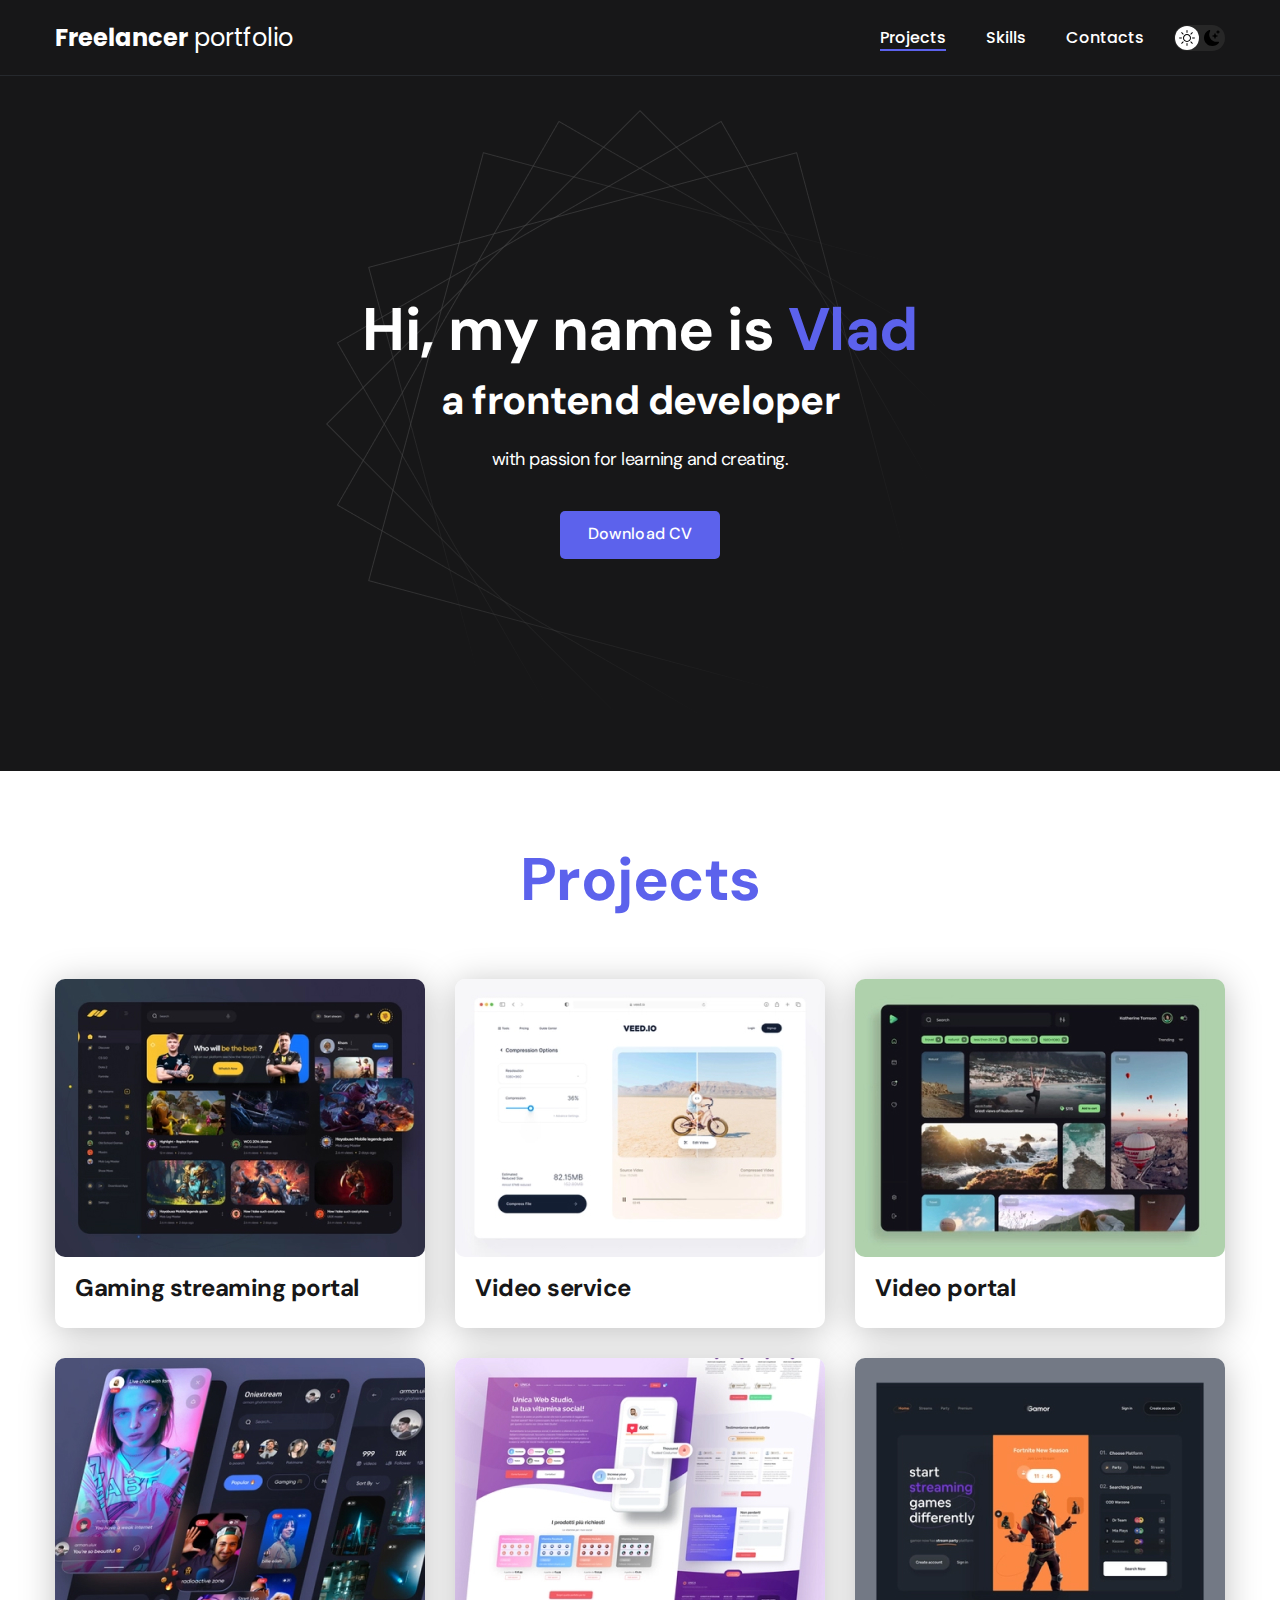
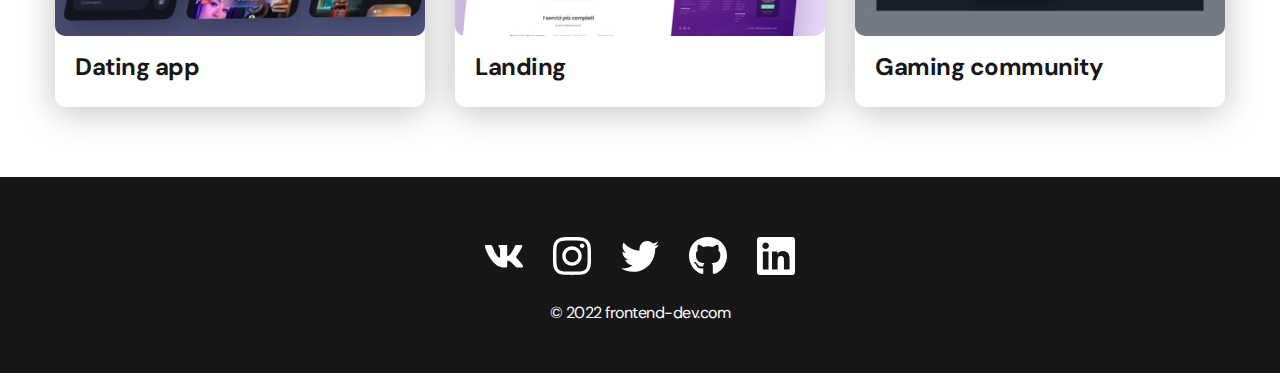
<file: index.html>
<!DOCTYPE html>
<html lang="en">
  <head>
    <meta charset="UTF-8" />
    <meta name="viewport" content="width=device-width, initial-scale=1.0" />
    <title>Freelancer portfolio</title>
    <link rel="stylesheet" href="./css/main.css" />
  </head>
  <body>
    <!-- Nav -->
    <nav class="nav">
      <div class="container">
        <div class="nav-row">
          <a href="./index.html" class="logo">
            <strong>Freelancer</strong> portfolio
          </a>
          <button class="dark-mode-btn">
            <img
              src="./img/icons/sun.svg"
              alt="Light mode"
              class="dark-mode-btn__icon"
            />
            <img
              src="./img/icons/moon.svg"
              alt="Dark mode"
              class="dark-mode-btn__icon"
            />
          </button>
          <ul class="nav-list">
            <li class="nav-list__item">
              <a
                href="./index.html"
                class="nav-list__link nav-list__link--active"
              >
                Projects
              </a>
            </li>
            <li class="nav-list__item">
              <a href="./skills.html" class="nav-list__link">Skills</a>
            </li>
            <li class="nav-list__item">
              <a href="./contacts.html" class="nav-list__link">Contacts</a>
            </li>
          </ul>
        </div>
      </div>
    </nav>
    <!-- Header -->
    <header class="header">
      <div class="header__wrapper">
        <h1 class="header__title">
          <strong> Hi, my name is <em>Vlad</em> </strong><br />
          a frontend developer
        </h1>
        <div class="header__text">
          <p>with passion for learning and creating.</p>
        </div>
        <a href="#!" class="btn">Download CV</a>
      </div>
    </header>
    <!-- Main -->
    <main class="section">
      <div class="container">
        <h2 class="title-1">Projects</h2>
        <ul class="projects">
          <li class="project">
            <a href="./project-page-01.html">
              <img
                src="./img/projects/01.jpg"
                alt="Project img"
                class="project__img"
              />
              <h3 class="project__title">Gaming streaming portal</h3>
            </a>
          </li>
          <li class="project">
            <a href="./project-page-02.html">
              <img
                src="./img/projects/02.jpg"
                alt="Project img"
                class="project__img"
              />
              <h3 class="project__title">Video service</h3>
            </a>
          </li>
          <li class="project">
            <a href="./project-page-03.html">
              <img
                src="./img/projects/03.jpg"
                alt="Project img"
                class="project__img"
              />
              <h3 class="project__title">Video portal</h3>
            </a>
          </li>
          <li class="project">
            <a href="./project-page-04.html">
              <img
                src="./img/projects/04.jpg"
                alt="Project img"
                class="project__img"
              />
              <h3 class="project__title">Dating app</h3>
            </a>
          </li>
          <li class="project">
            <a href="./project-page-05.html">
              <img
                src="./img/projects/05.jpg"
                alt="Project img"
                class="project__img"
              />
              <h3 class="project__title">Landing</h3>
            </a>
          </li>
          <li class="project">
            <a href="./project-page-06.html">
              <img
                src="./img/projects/06.jpg"
                alt="Project img"
                class="project__img"
              />
              <h3 class="project__title">Gaming community</h3>
            </a>
          </li>
        </ul>
      </div>
    </main>
    <!-- Footer -->
    <footer class="footer">
      <div class="container">
        <div class="footer__wrapper">
          <ul class="social">
            <li class="social__item">
              <a href="#!">
                <img src="./img/icons/vk.svg" alt="Link" />
              </a>
            </li>
            <li class="social__item">
              <a href="#!">
                <img src="./img/icons/instagram.svg" alt="Link" />
              </a>
            </li>
            <li class="social__item">
              <a href="#!">
                <img src="./img/icons/twitter.svg" alt="Link" />
              </a>
            </li>
            <li class="social__item">
              <a href="#!">
                <img src="./img/icons/gitHub.svg" alt="Link" />
              </a>
            </li>
            <li class="social__item">
              <a href="#!">
                <img src="./img/icons/linkedIn.svg" alt="Link" />
              </a>
            </li>
          </ul>
          <div class="copyright">
            <p>© 2022 frontend-dev.com</p>
          </div>
        </div>
      </div>
    </footer>

    <script src="./js/main.js"></script>
  </body>
</html>
</file>
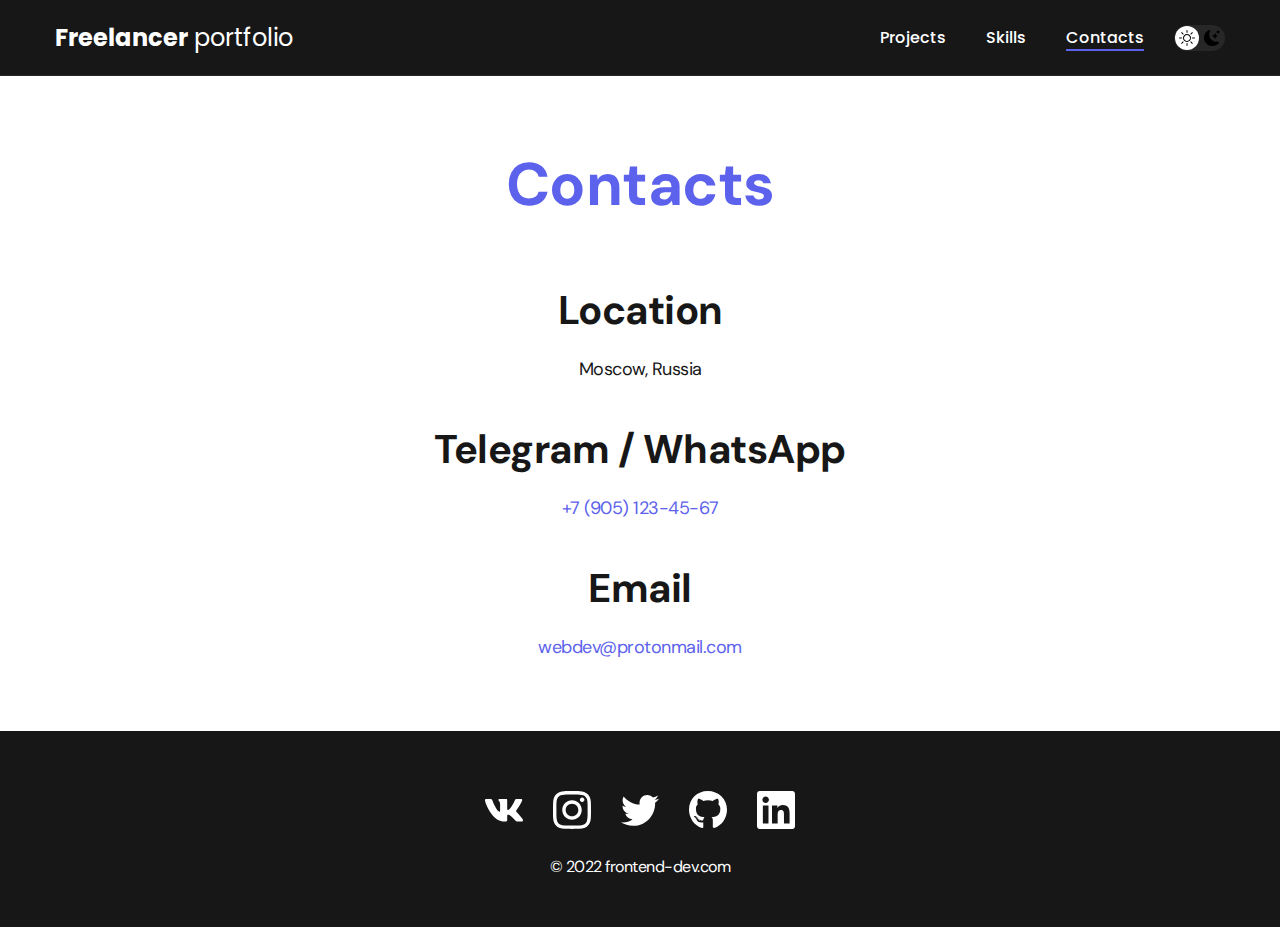
<file: contacts.html>
<!DOCTYPE html>
<html lang="en">
  <head>
    <meta charset="UTF-8" />
    <meta name="viewport" content="width=device-width, initial-scale=1.0" />
    <title>Freelancer portfolio</title>
    <link rel="stylesheet" href="./css/main.css" />
  </head>
  <body>
    <!-- Nav -->
    <nav class="nav">
      <div class="container">
        <div class="nav-row">
          <a href="./index.html" class="logo">
            <strong>Freelancer</strong> portfolio
          </a>
          <button class="dark-mode-btn">
            <img
              src="./img/icons/sun.svg"
              alt="Light mode"
              class="dark-mode-btn__icon"
            />
            <img
              src="./img/icons/moon.svg"
              alt="Dark mode"
              class="dark-mode-btn__icon"
            />
          </button>
          <ul class="nav-list">
            <li class="nav-list__item">
              <a href="./index.html" class="nav-list__link"> Projects </a>
            </li>
            <li class="nav-list__item">
              <a href="./skills.html" class="nav-list__link"> Skills </a>
            </li>
            <li class="nav-list__item">
              <a
                href="./contacts.html"
                class="nav-list__link nav-list__link--active"
              >
                Contacts
              </a>
            </li>
          </ul>
        </div>
      </div>
    </nav>
    <!-- Main -->
    <main class="section">
      <div class="container">
        <h1 class="title-1">Contacts</h1>
        <ul class="content-list">
          <li class="content-list__item">
            <h2 class="title-2">Location</h2>
            <p>Moscow, Russia</p>
          </li>
          <li class="content-list__item">
            <h2 class="title-2">Telegram / WhatsApp</h2>
            <p>
              <a href="tel:+79051234567"> +7 (905) 123-45-67 </a>
            </p>
          </li>
          <li class="content-list__item">
            <h2 class="title-2">Email</h2>
            <p>
              <a href="mailto:webdev@protonmail.com">webdev@protonmail.com</a>
            </p>
          </li>
        </ul>
      </div>
    </main>
    <!-- Footer -->
    <footer class="footer">
      <div class="container">
        <div class="footer__wrapper">
          <ul class="social">
            <li class="social__item">
              <a href="#!">
                <img src="./img/icons/vk.svg" alt="Link" />
              </a>
            </li>
            <li class="social__item">
              <a href="#!">
                <img src="./img/icons/instagram.svg" alt="Link" />
              </a>
            </li>
            <li class="social__item">
              <a href="#!">
                <img src="./img/icons/twitter.svg" alt="Link" />
              </a>
            </li>
            <li class="social__item">
              <a href="#!">
                <img src="./img/icons/gitHub.svg" alt="Link" />
              </a>
            </li>
            <li class="social__item">
              <a href="#!">
                <img src="./img/icons/linkedIn.svg" alt="Link" />
              </a>
            </li>
          </ul>
          <div class="copyright">
            <p>© 2022 frontend-dev.com</p>
          </div>
        </div>
      </div>
    </footer>

    <script src="./js/main.js"></script>
  </body>
</html>
</file>
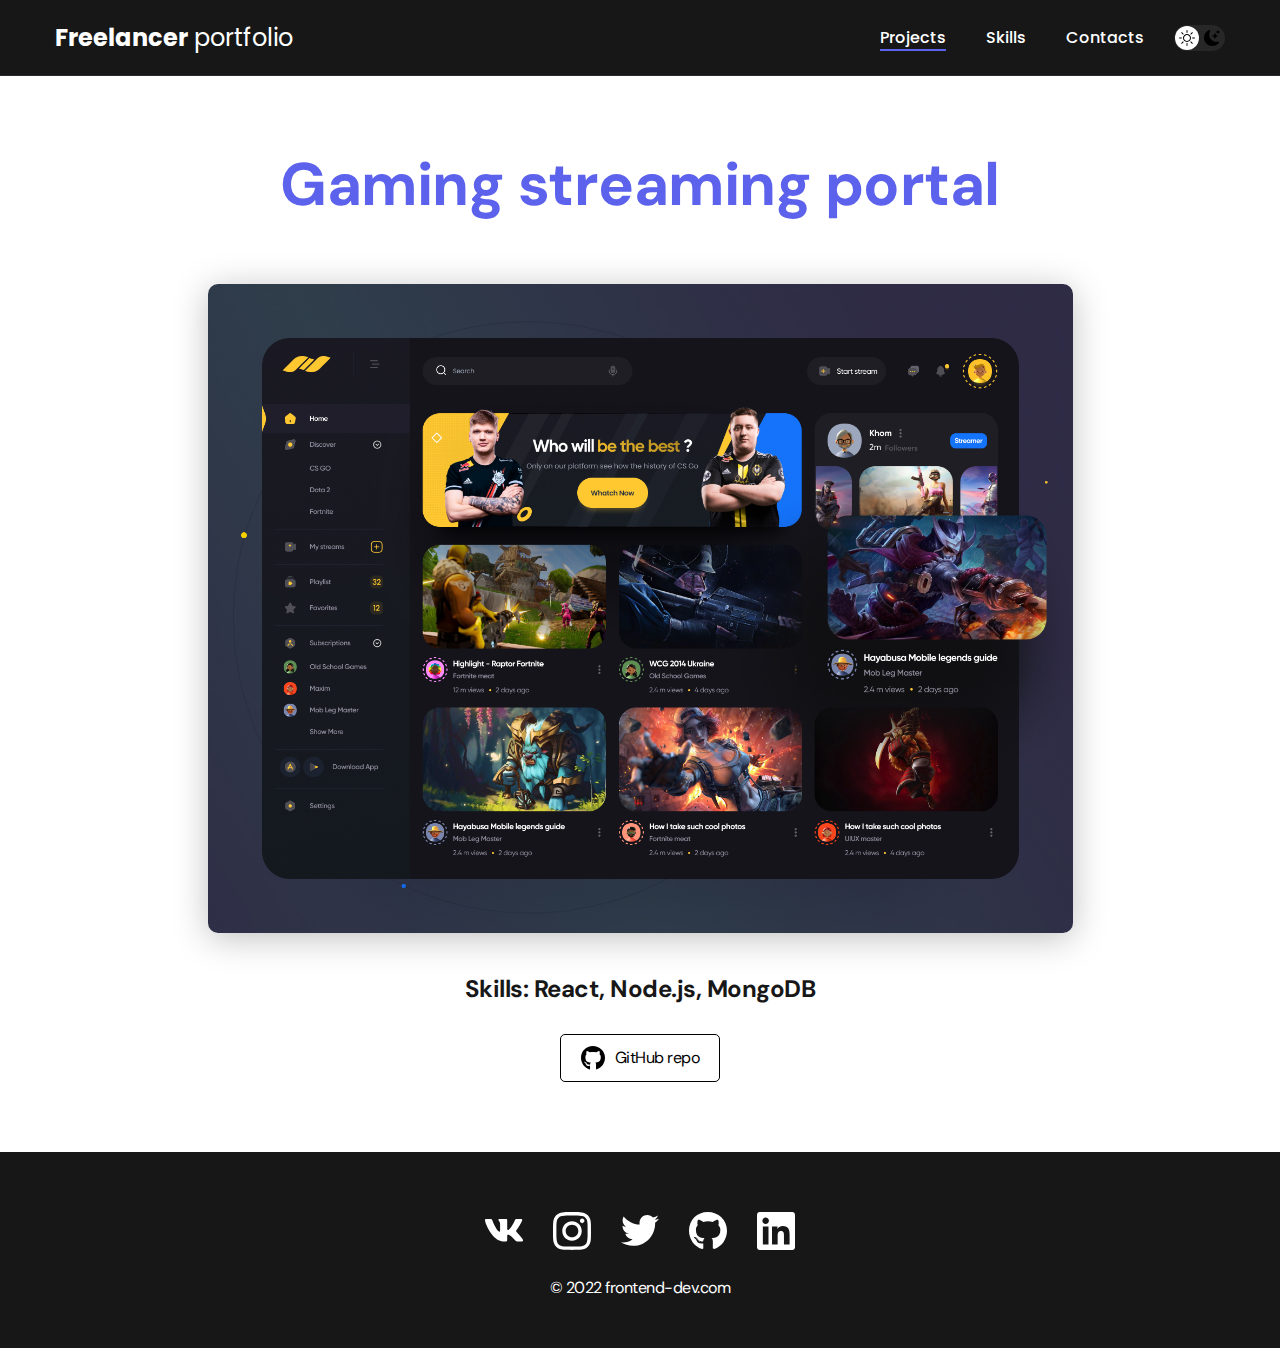
<file: project-page-01.html>
<!DOCTYPE html>
<html lang="en">
  <head>
    <meta charset="UTF-8" />
    <meta name="viewport" content="width=device-width, initial-scale=1.0" />
    <title>Freelancer portfolio</title>
    <link rel="stylesheet" href="./css/main.css" />
  </head>
  <body>
    <!-- Nav -->
    <nav class="nav">
      <div class="container">
        <div class="nav-row">
          <a href="./index.html" class="logo">
            <strong>Freelancer</strong> portfolio
          </a>
          <button class="dark-mode-btn">
            <img
              src="./img/icons/sun.svg"
              alt="Light mode"
              class="dark-mode-btn__icon"
            />
            <img
              src="./img/icons/moon.svg"
              alt="Dark mode"
              class="dark-mode-btn__icon"
            />
          </button>
          <ul class="nav-list">
            <li class="nav-list__item">
              <a
                href="./index.html"
                class="nav-list__link nav-list__link--active"
              >
                Projects
              </a>
            </li>
            <li class="nav-list__item">
              <a href="./skills.html" class="nav-list__link">Skills</a>
            </li>
            <li class="nav-list__item">
              <a href="./contacts.html" class="nav-list__link">Contacts</a>
            </li>
          </ul>
        </div>
      </div>
    </nav>
    <!-- Main -->
    <main class="section">
      <div class="container">
        <div class="project-details">
          <h1 class="title-1">Gaming streaming portal</h1>
          <img
            src="./img/projects/01-big.jpg"
            alt="Project img"
            class="project-details__cover"
          />
          <div class="project-details__desc">
            <p>Skills: React, Node.js, MongoDB</p>
          </div>
          <a href="#!" class="btn-outline">
            <img src="./img/icons/gitHub-black.svg" alt="Link" />
            GitHub repo
          </a>
        </div>
      </div>
    </main>
    <!-- Footer -->
    <footer class="footer">
      <div class="container">
        <div class="footer__wrapper">
          <ul class="social">
            <li class="social__item">
              <a href="#!">
                <img src="./img/icons/vk.svg" alt="Link" />
              </a>
            </li>
            <li class="social__item">
              <a href="#!">
                <img src="./img/icons/instagram.svg" alt="Link" />
              </a>
            </li>
            <li class="social__item">
              <a href="#!">
                <img src="./img/icons/twitter.svg" alt="Link" />
              </a>
            </li>
            <li class="social__item">
              <a href="#!">
                <img src="./img/icons/gitHub.svg" alt="Link" />
              </a>
            </li>
            <li class="social__item">
              <a href="#!">
                <img src="./img/icons/linkedIn.svg" alt="Link" />
              </a>
            </li>
          </ul>
          <div class="copyright">
            <p>© 2022 frontend-dev.com</p>
          </div>
        </div>
      </div>
    </footer>

    <script src="./js/main.js"></script>
  </body>
</html>
</file>
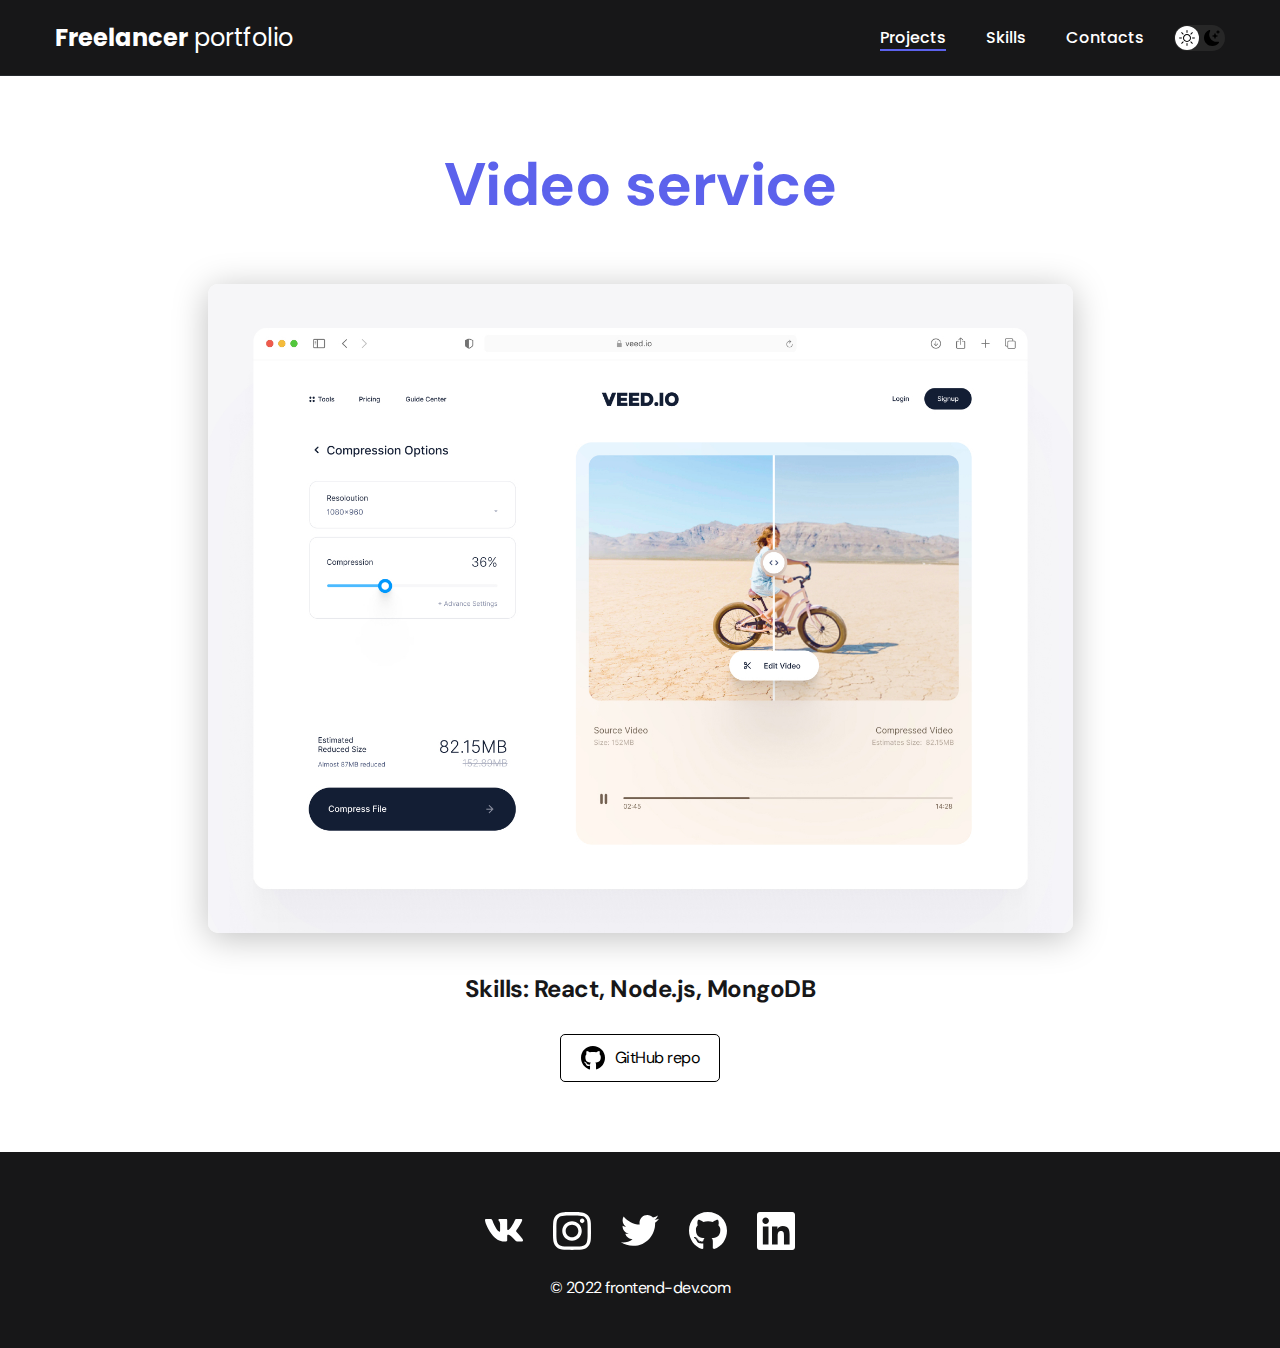
<file: project-page-02.html>
<!DOCTYPE html>
<html lang="en">
  <head>
    <meta charset="UTF-8" />
    <meta name="viewport" content="width=device-width, initial-scale=1.0" />
    <title>Freelancer portfolio</title>
    <link rel="stylesheet" href="./css/main.css" />
  </head>
  <body>
    <!-- Nav -->
    <nav class="nav">
      <div class="container">
        <div class="nav-row">
          <a href="./index.html" class="logo">
            <strong>Freelancer</strong> portfolio
          </a>
          <button class="dark-mode-btn">
            <img
              src="./img/icons/sun.svg"
              alt="Light mode"
              class="dark-mode-btn__icon"
            />
            <img
              src="./img/icons/moon.svg"
              alt="Dark mode"
              class="dark-mode-btn__icon"
            />
          </button>
          <ul class="nav-list">
            <li class="nav-list__item">
              <a
                href="./index.html"
                class="nav-list__link nav-list__link--active"
              >
                Projects
              </a>
            </li>
            <li class="nav-list__item">
              <a href="./skills.html" class="nav-list__link">Skills</a>
            </li>
            <li class="nav-list__item">
              <a href="./contacts.html" class="nav-list__link">Contacts</a>
            </li>
          </ul>
        </div>
      </div>
    </nav>
    <!-- Main -->
    <main class="section">
      <div class="container">
        <div class="project-details">
          <h1 class="title-1">Video service</h1>
          <img
            src="./img/projects/02-big.jpg"
            alt="Project img"
            class="project-details__cover"
          />
          <div class="project-details__desc">
            <p>Skills: React, Node.js, MongoDB</p>
          </div>
          <a href="#!" class="btn-outline">
            <img src="./img/icons/gitHub-black.svg" alt="Link" />
            GitHub repo
          </a>
        </div>
      </div>
    </main>
    <!-- Footer -->
    <footer class="footer">
      <div class="container">
        <div class="footer__wrapper">
          <ul class="social">
            <li class="social__item">
              <a href="#!">
                <img src="./img/icons/vk.svg" alt="Link" />
              </a>
            </li>
            <li class="social__item">
              <a href="#!">
                <img src="./img/icons/instagram.svg" alt="Link" />
              </a>
            </li>
            <li class="social__item">
              <a href="#!">
                <img src="./img/icons/twitter.svg" alt="Link" />
              </a>
            </li>
            <li class="social__item">
              <a href="#!">
                <img src="./img/icons/gitHub.svg" alt="Link" />
              </a>
            </li>
            <li class="social__item">
              <a href="#!">
                <img src="./img/icons/linkedIn.svg" alt="Link" />
              </a>
            </li>
          </ul>
          <div class="copyright">
            <p>© 2022 frontend-dev.com</p>
          </div>
        </div>
      </div>
    </footer>

    <script src="./js/main.js"></script>
  </body>
</html>
</file>
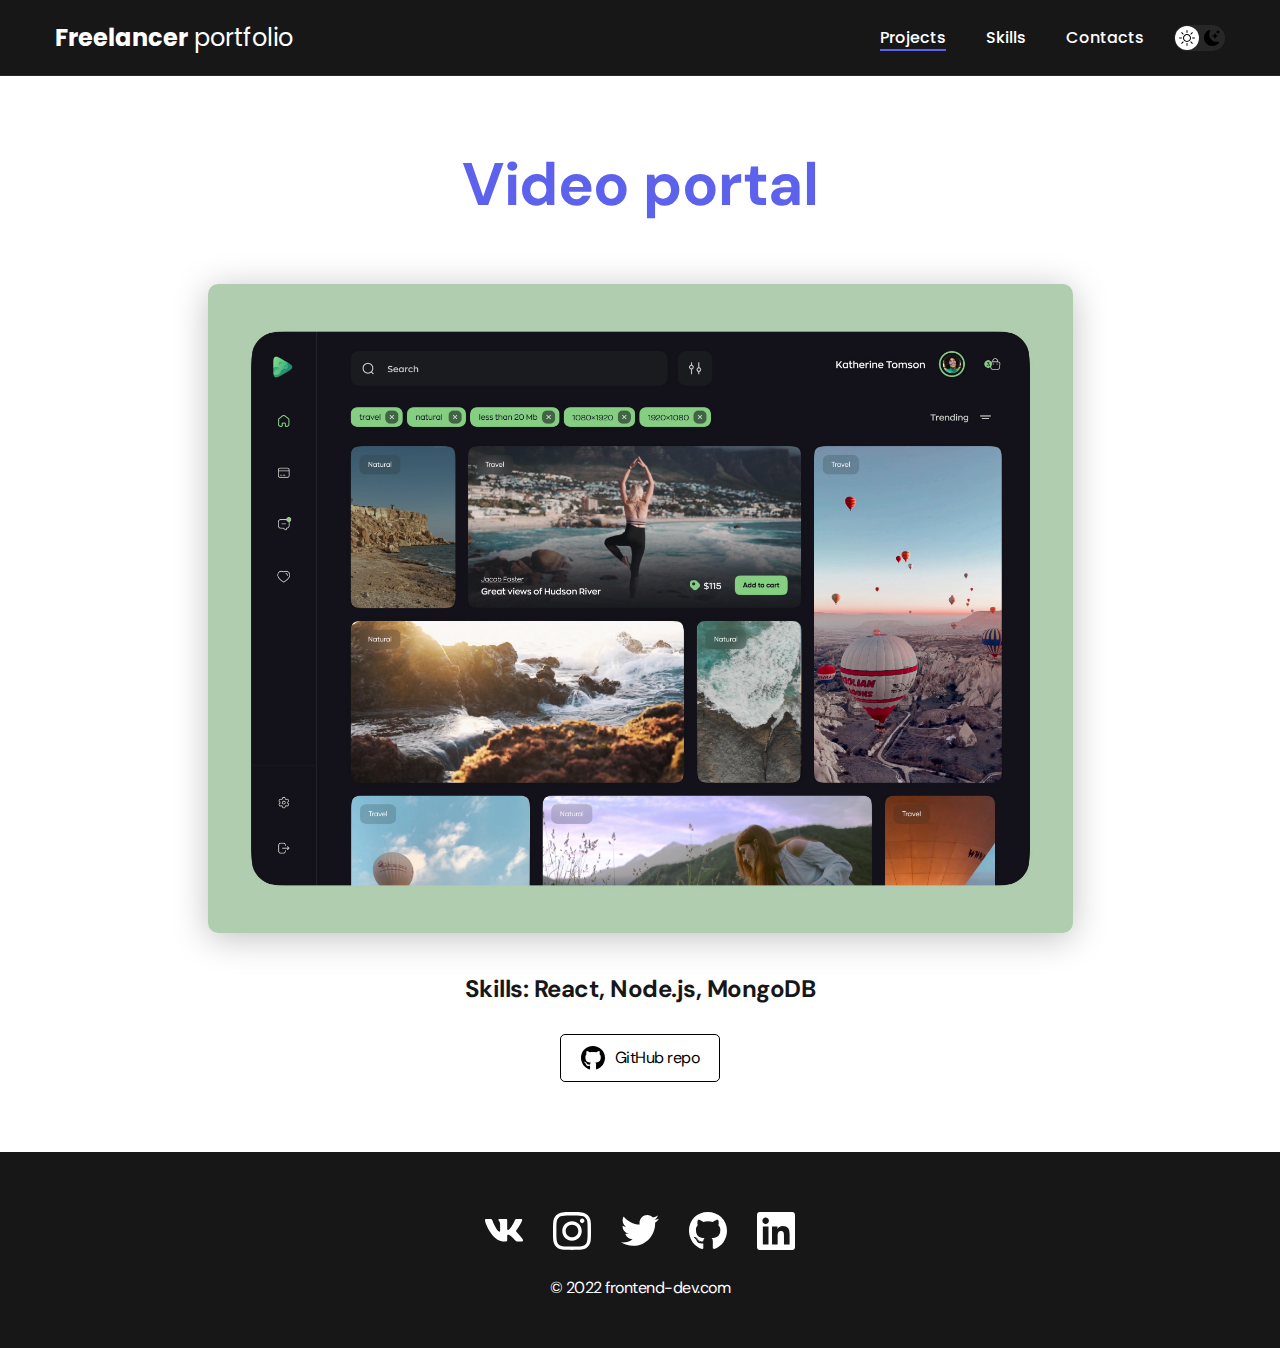
<file: project-page-03.html>
<!DOCTYPE html>
<html lang="en">
  <head>
    <meta charset="UTF-8" />
    <meta name="viewport" content="width=device-width, initial-scale=1.0" />
    <title>Freelancer portfolio</title>
    <link rel="stylesheet" href="./css/main.css" />
  </head>
  <body>
    <!-- Nav -->
    <nav class="nav">
      <div class="container">
        <div class="nav-row">
          <a href="./index.html" class="logo">
            <strong>Freelancer</strong> portfolio
          </a>
          <button class="dark-mode-btn">
            <img
              src="./img/icons/sun.svg"
              alt="Light mode"
              class="dark-mode-btn__icon"
            />
            <img
              src="./img/icons/moon.svg"
              alt="Dark mode"
              class="dark-mode-btn__icon"
            />
          </button>
          <ul class="nav-list">
            <li class="nav-list__item">
              <a
                href="./index.html"
                class="nav-list__link nav-list__link--active"
              >
                Projects
              </a>
            </li>
            <li class="nav-list__item">
              <a href="./skills.html" class="nav-list__link">Skills</a>
            </li>
            <li class="nav-list__item">
              <a href="./contacts.html" class="nav-list__link">Contacts</a>
            </li>
          </ul>
        </div>
      </div>
    </nav>
    <!-- Main -->
    <main class="section">
      <div class="container">
        <div class="project-details">
          <h1 class="title-1">Video portal</h1>
          <img
            src="./img/projects/03-big.jpg"
            alt="Project img"
            class="project-details__cover"
          />
          <div class="project-details__desc">
            <p>Skills: React, Node.js, MongoDB</p>
          </div>
          <a href="#!" class="btn-outline">
            <img src="./img/icons/gitHub-black.svg" alt="Link" />
            GitHub repo
          </a>
        </div>
      </div>
    </main>
    <!-- Footer -->
    <footer class="footer">
      <div class="container">
        <div class="footer__wrapper">
          <ul class="social">
            <li class="social__item">
              <a href="#!">
                <img src="./img/icons/vk.svg" alt="Link" />
              </a>
            </li>
            <li class="social__item">
              <a href="#!">
                <img src="./img/icons/instagram.svg" alt="Link" />
              </a>
            </li>
            <li class="social__item">
              <a href="#!">
                <img src="./img/icons/twitter.svg" alt="Link" />
              </a>
            </li>
            <li class="social__item">
              <a href="#!">
                <img src="./img/icons/gitHub.svg" alt="Link" />
              </a>
            </li>
            <li class="social__item">
              <a href="#!">
                <img src="./img/icons/linkedIn.svg" alt="Link" />
              </a>
            </li>
          </ul>
          <div class="copyright">
            <p>© 2022 frontend-dev.com</p>
          </div>
        </div>
      </div>
    </footer>

    <script src="./js/main.js"></script>
  </body>
</html>
</file>
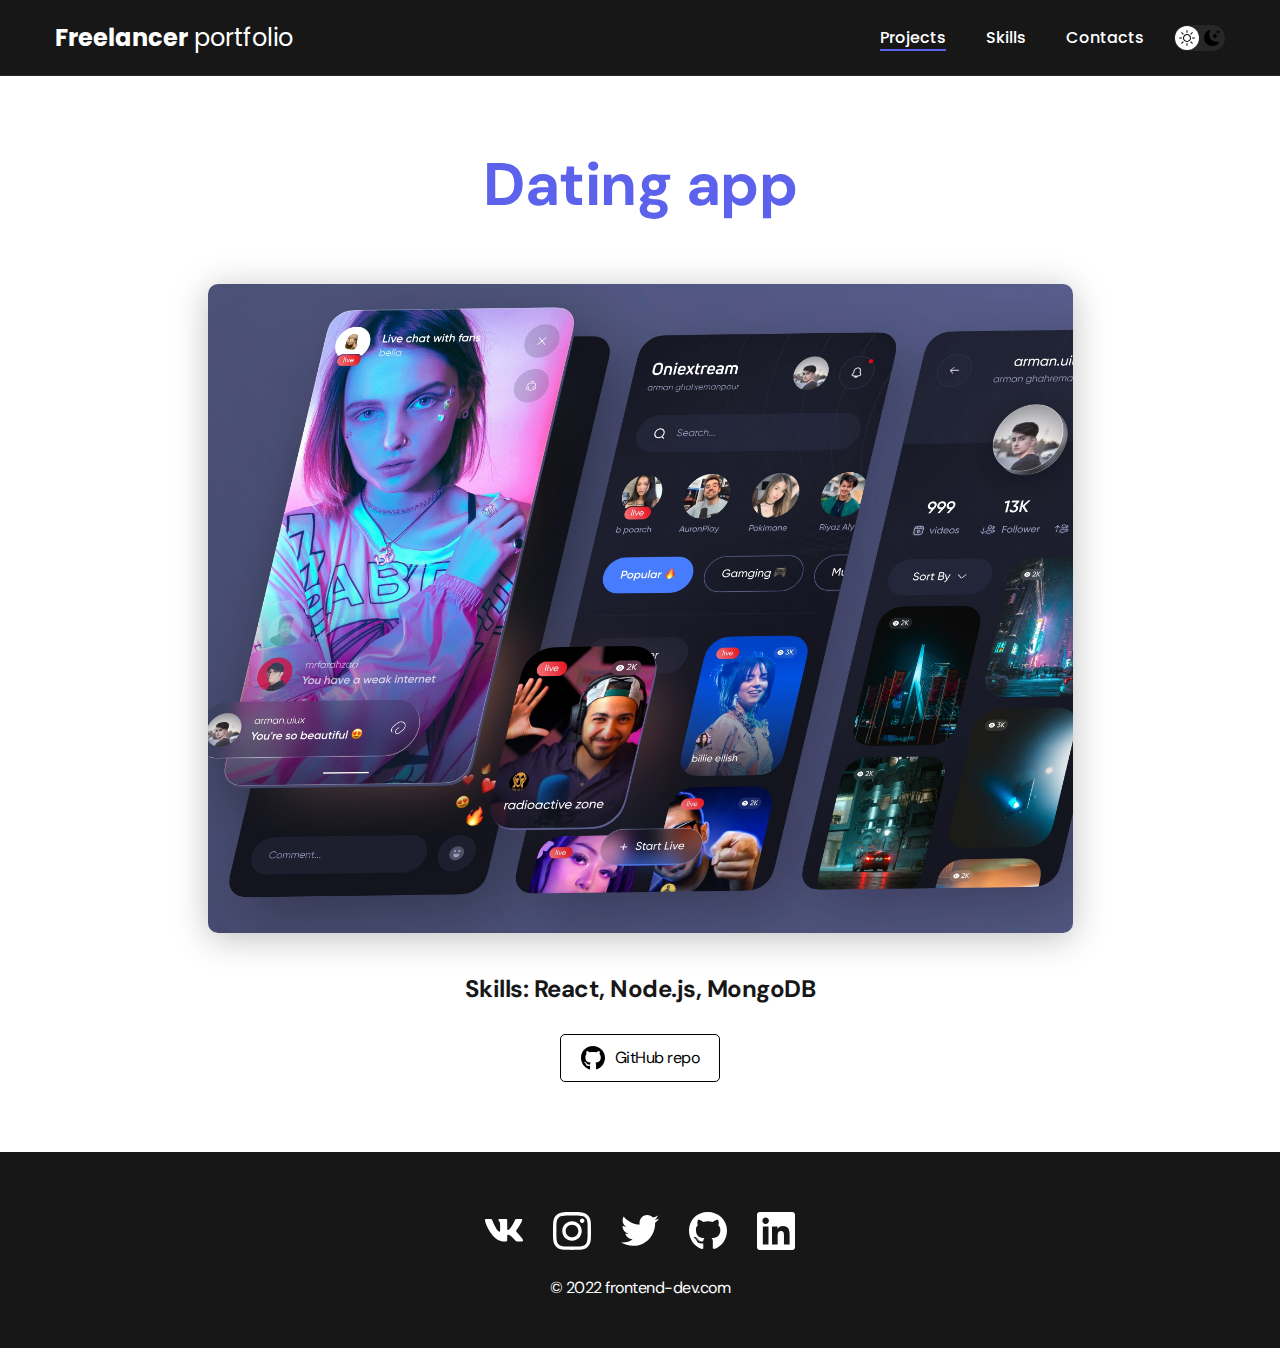
<file: project-page-04.html>
<!DOCTYPE html>
<html lang="en">
  <head>
    <meta charset="UTF-8" />
    <meta name="viewport" content="width=device-width, initial-scale=1.0" />
    <title>Freelancer portfolio</title>
    <link rel="stylesheet" href="./css/main.css" />
  </head>
  <body>
    <!-- Nav -->
    <nav class="nav">
      <div class="container">
        <div class="nav-row">
          <a href="./index.html" class="logo">
            <strong>Freelancer</strong> portfolio
          </a>
          <button class="dark-mode-btn">
            <img
              src="./img/icons/sun.svg"
              alt="Light mode"
              class="dark-mode-btn__icon"
            />
            <img
              src="./img/icons/moon.svg"
              alt="Dark mode"
              class="dark-mode-btn__icon"
            />
          </button>
          <ul class="nav-list">
            <li class="nav-list__item">
              <a
                href="./index.html"
                class="nav-list__link nav-list__link--active"
              >
                Projects
              </a>
            </li>
            <li class="nav-list__item">
              <a href="./skills.html" class="nav-list__link">Skills</a>
            </li>
            <li class="nav-list__item">
              <a href="./contacts.html" class="nav-list__link">Contacts</a>
            </li>
          </ul>
        </div>
      </div>
    </nav>
    <!-- Main -->
    <main class="section">
      <div class="container">
        <div class="project-details">
          <h1 class="title-1">Dating app</h1>
          <img
            src="./img/projects/04-big.jpg"
            alt="Project img"
            class="project-details__cover"
          />
          <div class="project-details__desc">
            <p>Skills: React, Node.js, MongoDB</p>
          </div>
          <a href="#!" class="btn-outline">
            <img src="./img/icons/gitHub-black.svg" alt="Link" />
            GitHub repo
          </a>
        </div>
      </div>
    </main>
    <!-- Footer -->
    <footer class="footer">
      <div class="container">
        <div class="footer__wrapper">
          <ul class="social">
            <li class="social__item">
              <a href="#!">
                <img src="./img/icons/vk.svg" alt="Link" />
              </a>
            </li>
            <li class="social__item">
              <a href="#!">
                <img src="./img/icons/instagram.svg" alt="Link" />
              </a>
            </li>
            <li class="social__item">
              <a href="#!">
                <img src="./img/icons/twitter.svg" alt="Link" />
              </a>
            </li>
            <li class="social__item">
              <a href="#!">
                <img src="./img/icons/gitHub.svg" alt="Link" />
              </a>
            </li>
            <li class="social__item">
              <a href="#!">
                <img src="./img/icons/linkedIn.svg" alt="Link" />
              </a>
            </li>
          </ul>
          <div class="copyright">
            <p>© 2022 frontend-dev.com</p>
          </div>
        </div>
      </div>
    </footer>

    <script src="./js/main.js"></script>
  </body>
</html>
</file>
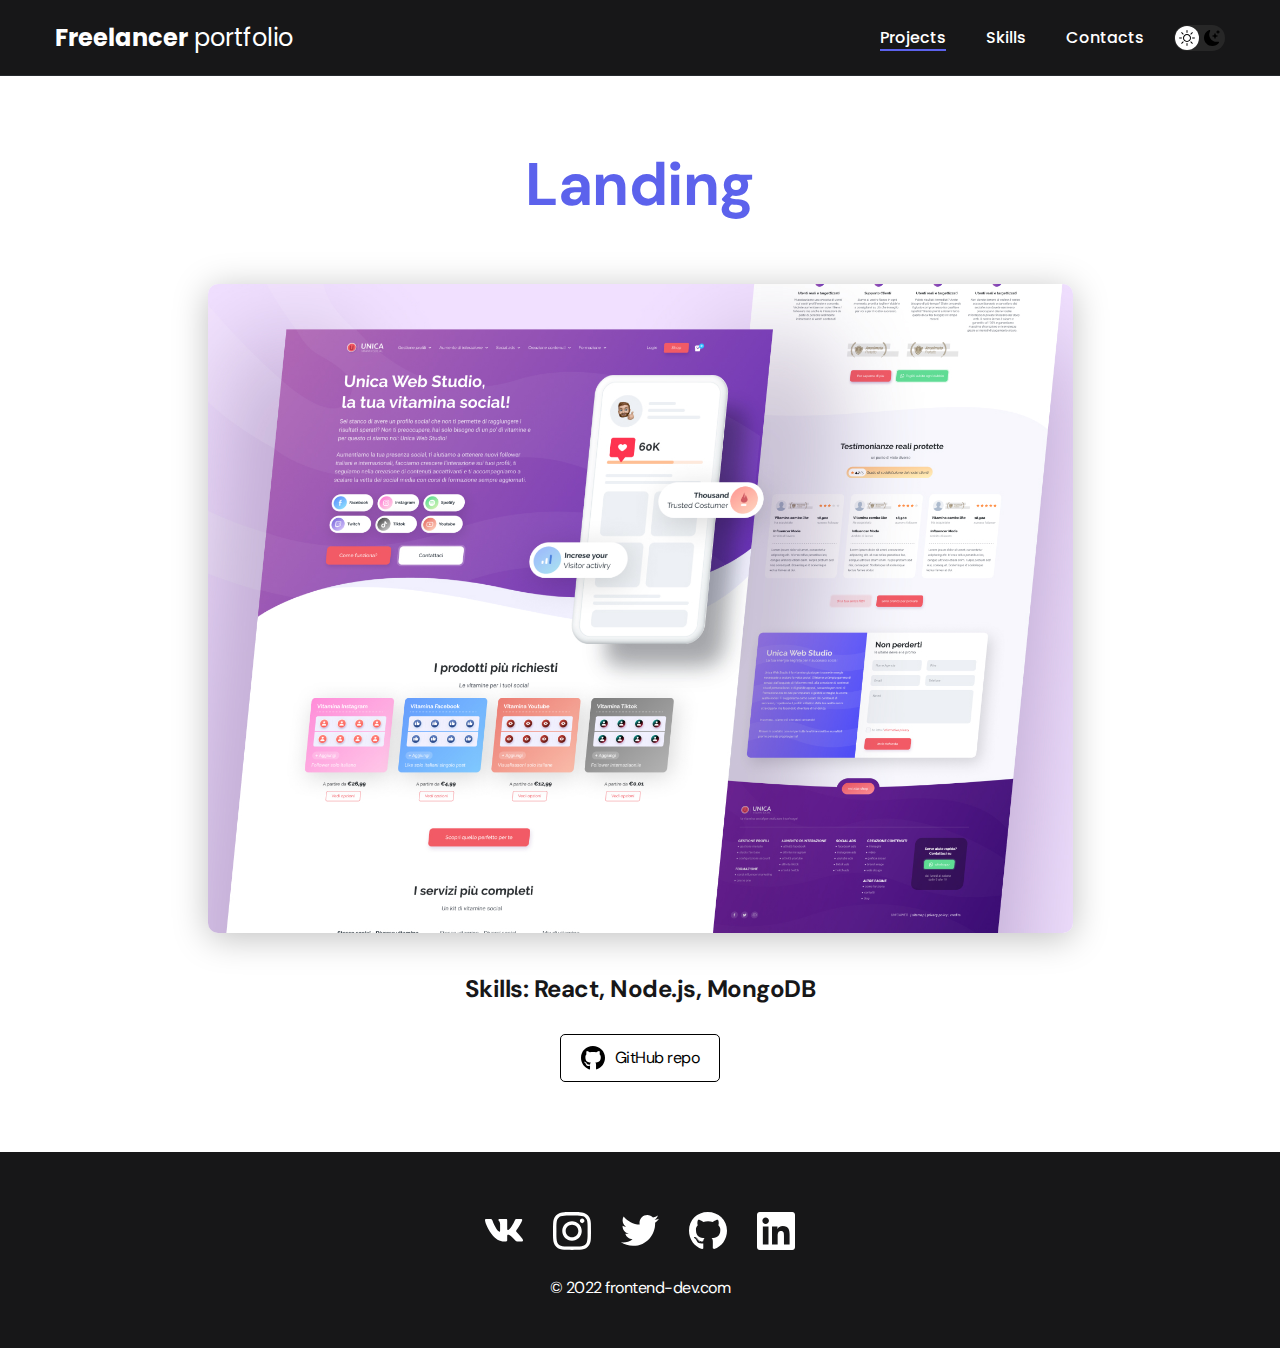
<file: project-page-05.html>
<!DOCTYPE html>
<html lang="en">
  <head>
    <meta charset="UTF-8" />
    <meta name="viewport" content="width=device-width, initial-scale=1.0" />
    <title>Freelancer portfolio</title>
    <link rel="stylesheet" href="./css/main.css" />
  </head>
  <body>
    <!-- Nav -->
    <nav class="nav">
      <div class="container">
        <div class="nav-row">
          <a href="./index.html" class="logo">
            <strong>Freelancer</strong> portfolio
          </a>
          <button class="dark-mode-btn">
            <img
              src="./img/icons/sun.svg"
              alt="Light mode"
              class="dark-mode-btn__icon"
            />
            <img
              src="./img/icons/moon.svg"
              alt="Dark mode"
              class="dark-mode-btn__icon"
            />
          </button>
          <ul class="nav-list">
            <li class="nav-list__item">
              <a
                href="./index.html"
                class="nav-list__link nav-list__link--active"
              >
                Projects
              </a>
            </li>
            <li class="nav-list__item">
              <a href="./skills.html" class="nav-list__link">Skills</a>
            </li>
            <li class="nav-list__item">
              <a href="./contacts.html" class="nav-list__link">Contacts</a>
            </li>
          </ul>
        </div>
      </div>
    </nav>
    <!-- Main -->
    <main class="section">
      <div class="container">
        <div class="project-details">
          <h1 class="title-1">Landing</h1>
          <img
            src="./img/projects/05-big.jpg"
            alt="Project img"
            class="project-details__cover"
          />
          <div class="project-details__desc">
            <p>Skills: React, Node.js, MongoDB</p>
          </div>
          <a href="#!" class="btn-outline">
            <img src="./img/icons/gitHub-black.svg" alt="Link" />
            GitHub repo
          </a>
        </div>
      </div>
    </main>
    <!-- Footer -->
    <footer class="footer">
      <div class="container">
        <div class="footer__wrapper">
          <ul class="social">
            <li class="social__item">
              <a href="#!">
                <img src="./img/icons/vk.svg" alt="Link" />
              </a>
            </li>
            <li class="social__item">
              <a href="#!">
                <img src="./img/icons/instagram.svg" alt="Link" />
              </a>
            </li>
            <li class="social__item">
              <a href="#!">
                <img src="./img/icons/twitter.svg" alt="Link" />
              </a>
            </li>
            <li class="social__item">
              <a href="#!">
                <img src="./img/icons/gitHub.svg" alt="Link" />
              </a>
            </li>
            <li class="social__item">
              <a href="#!">
                <img src="./img/icons/linkedIn.svg" alt="Link" />
              </a>
            </li>
          </ul>
          <div class="copyright">
            <p>© 2022 frontend-dev.com</p>
          </div>
        </div>
      </div>
    </footer>

    <script src="./js/main.js"></script>
  </body>
</html>
</file>
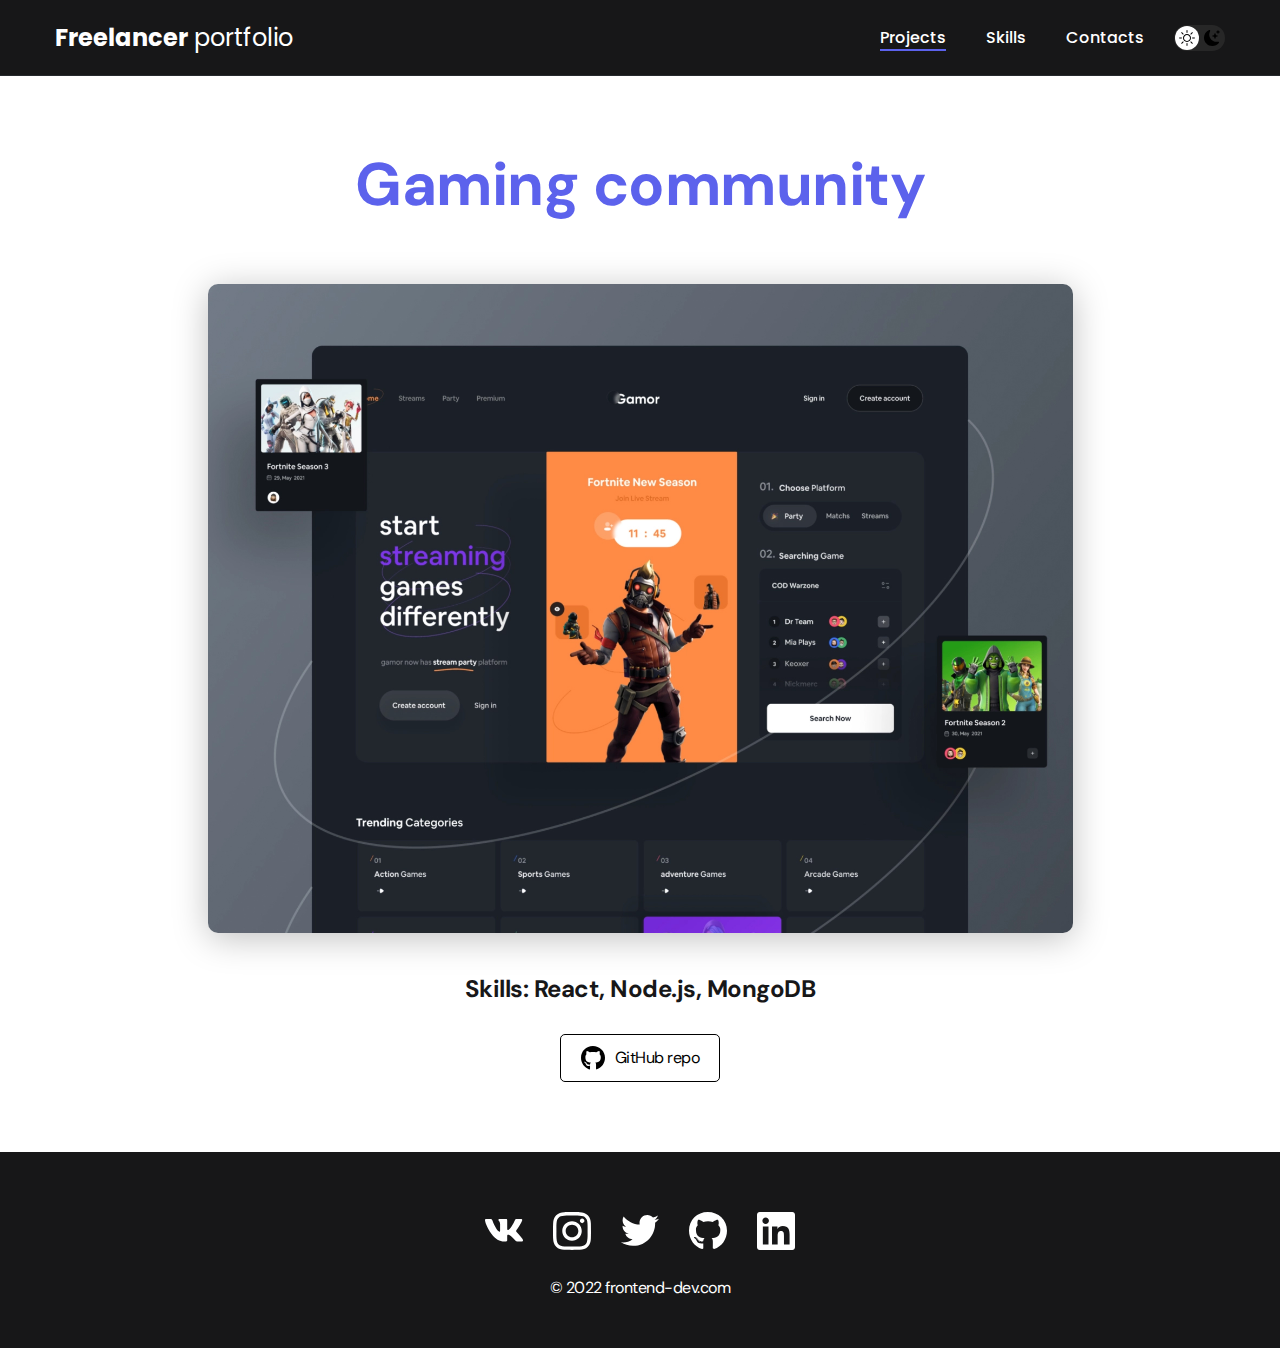
<file: project-page-06.html>
<!DOCTYPE html>
<html lang="en">
  <head>
    <meta charset="UTF-8" />
    <meta name="viewport" content="width=device-width, initial-scale=1.0" />
    <title>Freelancer portfolio</title>
    <link rel="stylesheet" href="./css/main.css" />
  </head>
  <body>
    <!-- Nav -->
    <nav class="nav">
      <div class="container">
        <div class="nav-row">
          <a href="./index.html" class="logo">
            <strong>Freelancer</strong> portfolio
          </a>
          <button class="dark-mode-btn">
            <img
              src="./img/icons/sun.svg"
              alt="Light mode"
              class="dark-mode-btn__icon"
            />
            <img
              src="./img/icons/moon.svg"
              alt="Dark mode"
              class="dark-mode-btn__icon"
            />
          </button>
          <ul class="nav-list">
            <li class="nav-list__item">
              <a
                href="./index.html"
                class="nav-list__link nav-list__link--active"
              >
                Projects
              </a>
            </li>
            <li class="nav-list__item">
              <a href="./skills.html" class="nav-list__link">Skills</a>
            </li>
            <li class="nav-list__item">
              <a href="./contacts.html" class="nav-list__link">Contacts</a>
            </li>
          </ul>
        </div>
      </div>
    </nav>
    <!-- Main -->
    <main class="section">
      <div class="container">
        <div class="project-details">
          <h1 class="title-1">Gaming community</h1>
          <img
            src="./img/projects/06-big.jpg"
            alt="Project img"
            class="project-details__cover"
          />
          <div class="project-details__desc">
            <p>Skills: React, Node.js, MongoDB</p>
          </div>
          <a href="#!" class="btn-outline">
            <img src="./img/icons/gitHub-black.svg" alt="Link" />
            GitHub repo
          </a>
        </div>
      </div>
    </main>
    <!-- Footer -->
    <footer class="footer">
      <div class="container">
        <div class="footer__wrapper">
          <ul class="social">
            <li class="social__item">
              <a href="#!">
                <img src="./img/icons/vk.svg" alt="Link" />
              </a>
            </li>
            <li class="social__item">
              <a href="#!">
                <img src="./img/icons/instagram.svg" alt="Link" />
              </a>
            </li>
            <li class="social__item">
              <a href="#!">
                <img src="./img/icons/twitter.svg" alt="Link" />
              </a>
            </li>
            <li class="social__item">
              <a href="#!">
                <img src="./img/icons/gitHub.svg" alt="Link" />
              </a>
            </li>
            <li class="social__item">
              <a href="#!">
                <img src="./img/icons/linkedIn.svg" alt="Link" />
              </a>
            </li>
          </ul>
          <div class="copyright">
            <p>© 2022 frontend-dev.com</p>
          </div>
        </div>
      </div>
    </footer>

    <script src="./js/main.js"></script>
  </body>
</html>
</file>
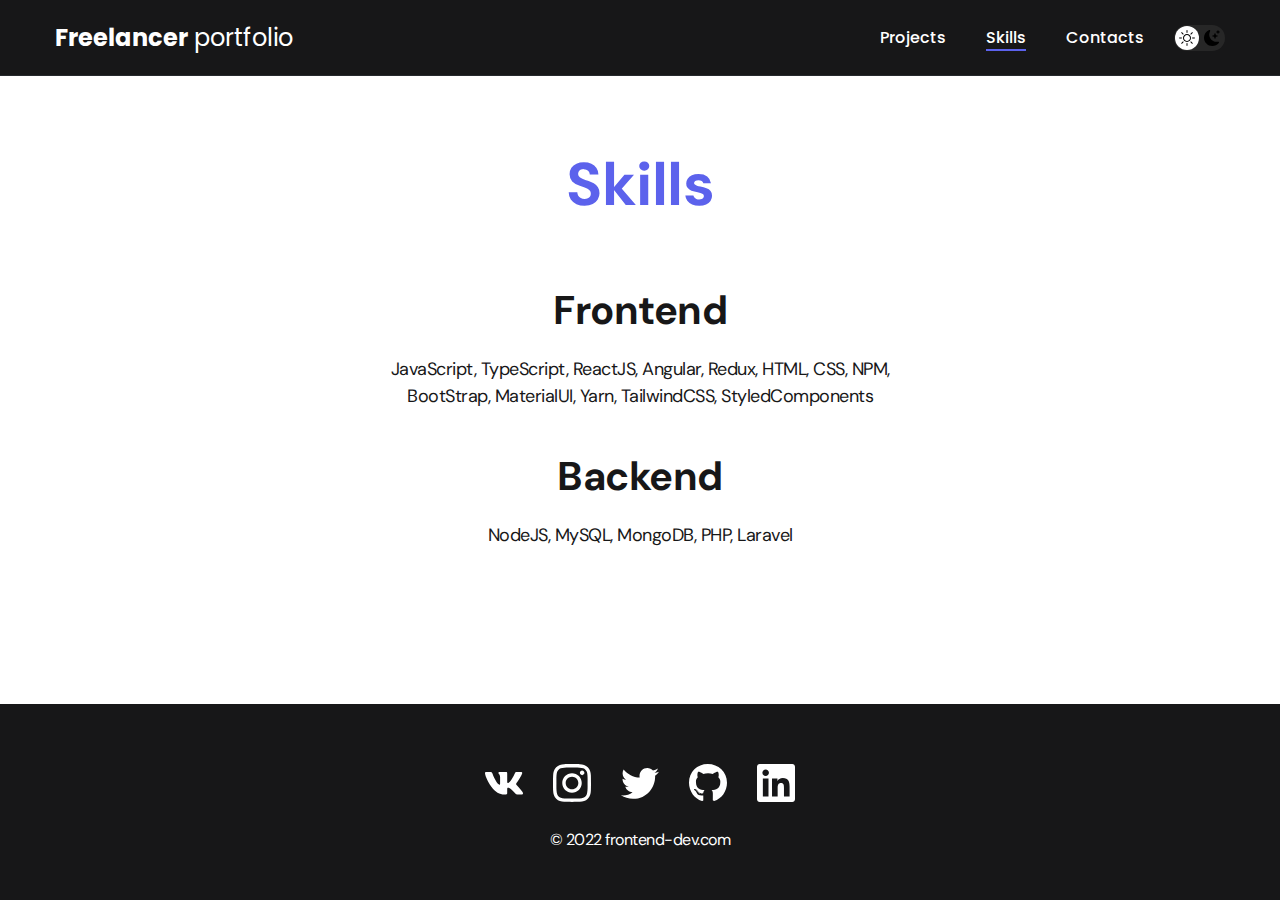
<file: skills.html>
<!DOCTYPE html>
<html lang="en">
  <head>
    <meta charset="UTF-8" />
    <meta name="viewport" content="width=device-width, initial-scale=1.0" />
    <title>Freelancer portfolio</title>
    <link rel="stylesheet" href="./css/main.css" />
  </head>
  <body>
    <!-- Nav -->
    <nav class="nav">
      <div class="container">
        <div class="nav-row">
          <a href="./index.html" class="logo">
            <strong>Freelancer</strong> portfolio
          </a>
          <button class="dark-mode-btn">
            <img
              src="./img/icons/sun.svg"
              alt="Light mode"
              class="dark-mode-btn__icon"
            />
            <img
              src="./img/icons/moon.svg"
              alt="Dark mode"
              class="dark-mode-btn__icon"
            />
          </button>
          <ul class="nav-list">
            <li class="nav-list__item">
              <a href="./index.html" class="nav-list__link"> Projects </a>
            </li>
            <li class="nav-list__item">
              <a
                href="./skills.html"
                class="nav-list__link nav-list__link--active"
              >
                Skills
              </a>
            </li>
            <li class="nav-list__item">
              <a href="./contacts.html" class="nav-list__link">Contacts</a>
            </li>
          </ul>
        </div>
      </div>
    </nav>
    <!-- Main -->
    <main class="section">
      <div class="container">
        <h1 class="title-1">Skills</h1>
        <ul class="content-list">
          <li class="content-list__item">
            <h2 class="title-2">Frontend</h2>
            <p>
              JavaScript, TypeScript, ReactJS, Angular, Redux, HTML, CSS, NPM,
              BootStrap, MaterialUI, Yarn, TailwindCSS, StyledComponents
            </p>
          </li>
          <li class="content-list__item">
            <h2 class="title-2">Backend</h2>
            <p>NodeJS, MySQL, MongoDB, PHP, Laravel</p>
          </li>
        </ul>
      </div>
    </main>
    <!-- Footer -->
    <footer class="footer">
      <div class="container">
        <div class="footer__wrapper">
          <ul class="social">
            <li class="social__item">
              <a href="#!">
                <img src="./img/icons/vk.svg" alt="Link" />
              </a>
            </li>
            <li class="social__item">
              <a href="#!">
                <img src="./img/icons/instagram.svg" alt="Link" />
              </a>
            </li>
            <li class="social__item">
              <a href="#!">
                <img src="./img/icons/twitter.svg" alt="Link" />
              </a>
            </li>
            <li class="social__item">
              <a href="#!">
                <img src="./img/icons/gitHub.svg" alt="Link" />
              </a>
            </li>
            <li class="social__item">
              <a href="#!">
                <img src="./img/icons/linkedIn.svg" alt="Link" />
              </a>
            </li>
          </ul>
          <div class="copyright">
            <p>© 2022 frontend-dev.com</p>
          </div>
        </div>
      </div>
    </footer>

    <script src="./js/main.js"></script>
  </body>
</html>
</file>
<file: css/main.css>
@import "./reset.css";

/* poppins-regular - latin */
@font-face {
  font-display: swap; /* Check https://developer.mozilla.org/en-US/docs/Web/CSS/@font-face/font-display for other options. */
  font-family: "Poppins";
  font-style: normal;
  font-weight: 400;
  src: url("../fonts/poppins-v21-latin-regular.woff2") format("woff2"); /* Chrome 36+, Opera 23+, Firefox 39+, Safari 12+, iOS 10+ */
}
/* poppins-500 - latin */
@font-face {
  font-display: swap; /* Check https://developer.mozilla.org/en-US/docs/Web/CSS/@font-face/font-display for other options. */
  font-family: "Poppins";
  font-style: normal;
  font-weight: 500;
  src: url("../fonts/poppins-v21-latin-500.woff2") format("woff2"); /* Chrome 36+, Opera 23+, Firefox 39+, Safari 12+, iOS 10+ */
}
/* poppins-700 - latin */
@font-face {
  font-display: swap; /* Check https://developer.mozilla.org/en-US/docs/Web/CSS/@font-face/font-display for other options. */
  font-family: "Poppins";
  font-style: normal;
  font-weight: 700;
  src: url("../fonts/poppins-v21-latin-700.woff2") format("woff2"); /* Chrome 36+, Opera 23+, Firefox 39+, Safari 12+, iOS 10+ */
}

/* dm-sans-regular - latin */
@font-face {
  font-display: swap; /* Check https://developer.mozilla.org/en-US/docs/Web/CSS/@font-face/font-display for other options. */
  font-family: "DM Sans";
  font-style: normal;
  font-weight: 400;
  src: url("../fonts/dm-sans-v15-latin-regular.woff2") format("woff2"); /* Chrome 36+, Opera 23+, Firefox 39+, Safari 12+, iOS 10+ */
}
/* dm-sans-500 - latin */
@font-face {
  font-display: swap; /* Check https://developer.mozilla.org/en-US/docs/Web/CSS/@font-face/font-display for other options. */
  font-family: "DM Sans";
  font-style: normal;
  font-weight: 500;
  src: url("../fonts/dm-sans-v15-latin-500.woff2") format("woff2"); /* Chrome 36+, Opera 23+, Firefox 39+, Safari 12+, iOS 10+ */
}
/* dm-sans-700 - latin */
@font-face {
  font-display: swap; /* Check https://developer.mozilla.org/en-US/docs/Web/CSS/@font-face/font-display for other options. */
  font-family: "DM Sans";
  font-style: normal;
  font-weight: 700;
  src: url("../fonts/dm-sans-v15-latin-700.woff2") format("woff2"); /* Chrome 36+, Opera 23+, Firefox 39+, Safari 12+, iOS 10+ */
}

/* font-family: "DM Sans";
font-family: "Poppins"; */

:root {
  --blackpure: #000;
  --black: #171718;
  --black-border: #26292d;
  --white: #fff;
  --purple: #5c62ec;

  --text-color: var(--black);
  --dark-bg: var(--black);
  --dark-border: var(--black-border);
  --header-text: var(--white);
  --accent: var(--purple);

  /* Light mode */
  --page-bg: var(--white);
  --text-color: var(--black);
  --title-1: var(--accent);
  --project-card-bg: var(--white);
  --project-card-text: var(--black);
  --box-shadow: 0px 5px 35px rgba(0, 0, 0, 0.25);
}

.dark {
  /* Dark mode */
  --page-bg: #252526;
  --text-color: var(--white);
  --title-1: var(--white);
  --project-card-bg: var(--black);
  --project-card-text: var(--white);
  --box-shadow: 0px 5px 35px rgba(0, 0, 0, 0.8);
}

html,
body {
  display: flex;
  flex-direction: column;
  min-height: 100vh;
  font-family: "DM Sans";
  letter-spacing: -0.5px;

  /* Light mode */
  background-color: var(--page-bg);
  color: var(--text-color);
}

/* General */

.container {
  margin: 0 auto;
  padding: 0 15px;
  max-width: 1200px;
}

.none {
  display: none !important;
}

.section {
  padding: 70px 0;
}

.title-1 {
  margin-bottom: 60px;
  font-size: 60px;
  font-weight: 700;
  line-height: 1.3;
  color: var(--title-1);
  text-align: center;
}

.title-2 {
  margin-bottom: 20px;
  font-size: 40px;
  line-height: 1.3;
  font-weight: 700;
}

/* Nav */

.nav {
  padding: 20px 0;
  border-bottom: 1px solid var(--dark-border);
  background-color: var(--dark-bg);
  color: var(--header-text);
  letter-spacing: normal;
}

.nav-row {
  display: flex;
  justify-content: flex-end;
  align-items: center;
  column-gap: 30px;
  row-gap: 20px;
  flex-wrap: wrap;
}

.logo {
  margin-right: auto;
  color: var(--header-text);
  font-size: 24px;
  font-family: "Poppins";
}

.logo strong {
  font-weight: 700;
}

.nav-list {
  display: flex;
  flex-wrap: wrap;
  row-gap: 10px;
  align-items: center;
  column-gap: 40px;
  font-size: 16px;
  font-weight: 500;
  font-family: "Poppins";
}

.nav-list__link {
  color: var(--header-text);
  transition: opacity 0.2s ease-in;
}

.nav-list__link:hover {
  opacity: 0.8;
}

.nav-list__link--active {
  position: relative;
}

.nav-list__link--active::before {
  content: "";
  position: absolute;
  left: 0;
  top: 100%;
  display: block;
  height: 2px;
  width: 100%;
  background-color: var(--accent);
}

/* Dark mode btn */

.dark-mode-btn {
  position: relative;
  display: flex;
  justify-content: space-between;
  order: 9;
  width: 51px;
  height: 26px;
  padding: 5px;
  border-radius: 50px;
  background-color: #272727;
}

.dark-mode-btn::before {
  content: "";
  position: absolute;
  top: 1px;
  left: 1px;
  display: block;
  width: 24px;
  height: 24px;
  border-radius: 50%;
  background-color: var(--white);
  transition: left 0.2s ease-in;
}

.dark-mode-btn--active::before {
  left: 26px;
}

.dark-mode-btn__icon {
  position: relative;
  z-index: 9;
}

/* Header */

.header {
  padding: 40px 0;
  min-height: 695px;
  display: flex;
  justify-content: center;
  align-items: center;
  background-color: var(--dark-bg);
  background-image: url(./../img/header-bg.png);
  background-repeat: no-repeat;
  background-size: auto;
  background-position: center center;
  color: var(--header-text);
  text-align: center;
}

.header__wrapper {
  padding: 0 15px;
  max-width: 660px;
}

.header__title {
  margin-bottom: 20px;
  font-size: 40px;
  font-weight: 700;
  line-height: 1.4;
}

.header__title strong {
  font-size: 60px;
  font-weight: 700;
}

.header__title em {
  font-style: normal;
  color: var(--accent);
}

.header__text {
  margin-bottom: 40px;
  font-size: 18px;
  line-height: 1.3;
}

.header__text p + p {
  margin-top: 0.5em;
}

/* Btn */

.btn {
  display: inline-block;
  height: 48px;
  padding: 12px 28px;
  border-radius: 5px;
  background-color: var(--accent);
  color: var(--white);
  letter-spacing: 0.15px;
  font-size: 16px;
  font-weight: 500;
  transition: opacity 0.2s ease-in;
}

.btn:hover {
  opacity: 0.8;
}

.btn:active {
  position: relative;
  top: 1px;
}

/* Btn outline */

.btn-outline {
  display: flex;
  column-gap: 10px;
  align-items: center;
  height: 48px;
  padding: 12px 20px;
  border-radius: 5px;
  background-color: var(--white);
  border: 1px solid var(--blackpure);
  color: var(--blackpure);
  transition: opacity 0.2s ease-in;
}

.btn-outline:hover {
  opacity: 0.8;
}

.btn-outline:active {
  position: relative;
  top: 1px;
}

/* Projects */

.projects {
  display: flex;
  flex-wrap: wrap;
  justify-content: center;
  column-gap: 30px;
  row-gap: 30px;
}

.project {
  max-width: 370px;
  background-color: var(--project-card-bg);
  box-shadow: var(--box-shadow);
  border-radius: 10px;
}

.project__img {
  border-radius: 10px;
}

.project__title {
  padding: 15px 20px 25px;
  font-weight: 700;
  font-size: 24px;
  line-height: 1.3;
  color: var(--project-card-text);
}

/* Project details */

.project-details {
  margin: 0 auto;
  max-width: 865px;
  display: flex;
  flex-direction: column;
  align-items: center;
  text-align: center;
}

.project-details__cover {
  max-width: 100%;
  margin-bottom: 40px;
  box-shadow: 0px 5px 35px rgba(0, 0, 0, 0.25);
  border-radius: 10px;
}

.project-details__desc {
  margin-bottom: 30px;
  font-weight: 700;
  font-size: 24px;
  line-height: 1.3;
}

/* Content list */

.content-list {
  margin: 0 auto;
  max-width: 570px;
  display: flex;
  flex-direction: column;
  align-items: center;
  row-gap: 40px;
  text-align: center;
}

.content-list a {
  color: var(--accent);
}

.content-list__item {
  font-size: 18px;
  line-height: 1.5;
}

.content-list__item p + p {
  margin-top: 0.5em;
}

/* Footer */

.footer {
  margin-top: auto;
  padding: 60px 0 50px;
  background-color: var(--dark-bg);
  color: var(--header-text);
}

.footer__wrapper {
  display: flex;
  flex-direction: column;
  align-items: center;
  row-gap: 27px;
}

.social {
  display: flex;
  column-gap: 30px;
  align-items: center;
}

.copyright {
  font-size: 16px;
}

.copyright p + p {
  margin-top: 0.5em;
}

@media (max-width: 620px) {
  /* General */

  .section {
    padding: 40px 0;
  }

  .title-1 {
    margin-bottom: 30px;
    font-size: 40px;
  }

  .title-2 {
    margin-bottom: 10px;
    font-size: 30px;
  }

  /* Header */

  .header {
    min-height: unset;
  }

  .header__title {
    font-size: 30px;
  }

  .header__title strong {
    font-size: 40px;
  }

  /* Nav */

  .nav-row {
    justify-content: space-between;
  }

  .dark-mode-btn {
    order: 0;
  }

  /* Projects */

  .project__title {
    font-size: 22px;
  }

  /* Project page */

  .project-details__desc {
    margin-bottom: 20px;
    font-size: 22px;
  }

  /* Content list */

  .content-list {
    row-gap: 20px;
  }

  .content-list__item {
    font-size: 16px;
  }

  /* Footer */

  .footer {
    padding: 40px 0 30px;
  }

  .footer__wrapper {
    row-gap: 20px;
  }

  /* Social */

  .social {
    column-gap: 20px;
  }

  .social__item {
    width: 28px;
  }
}
</file>
